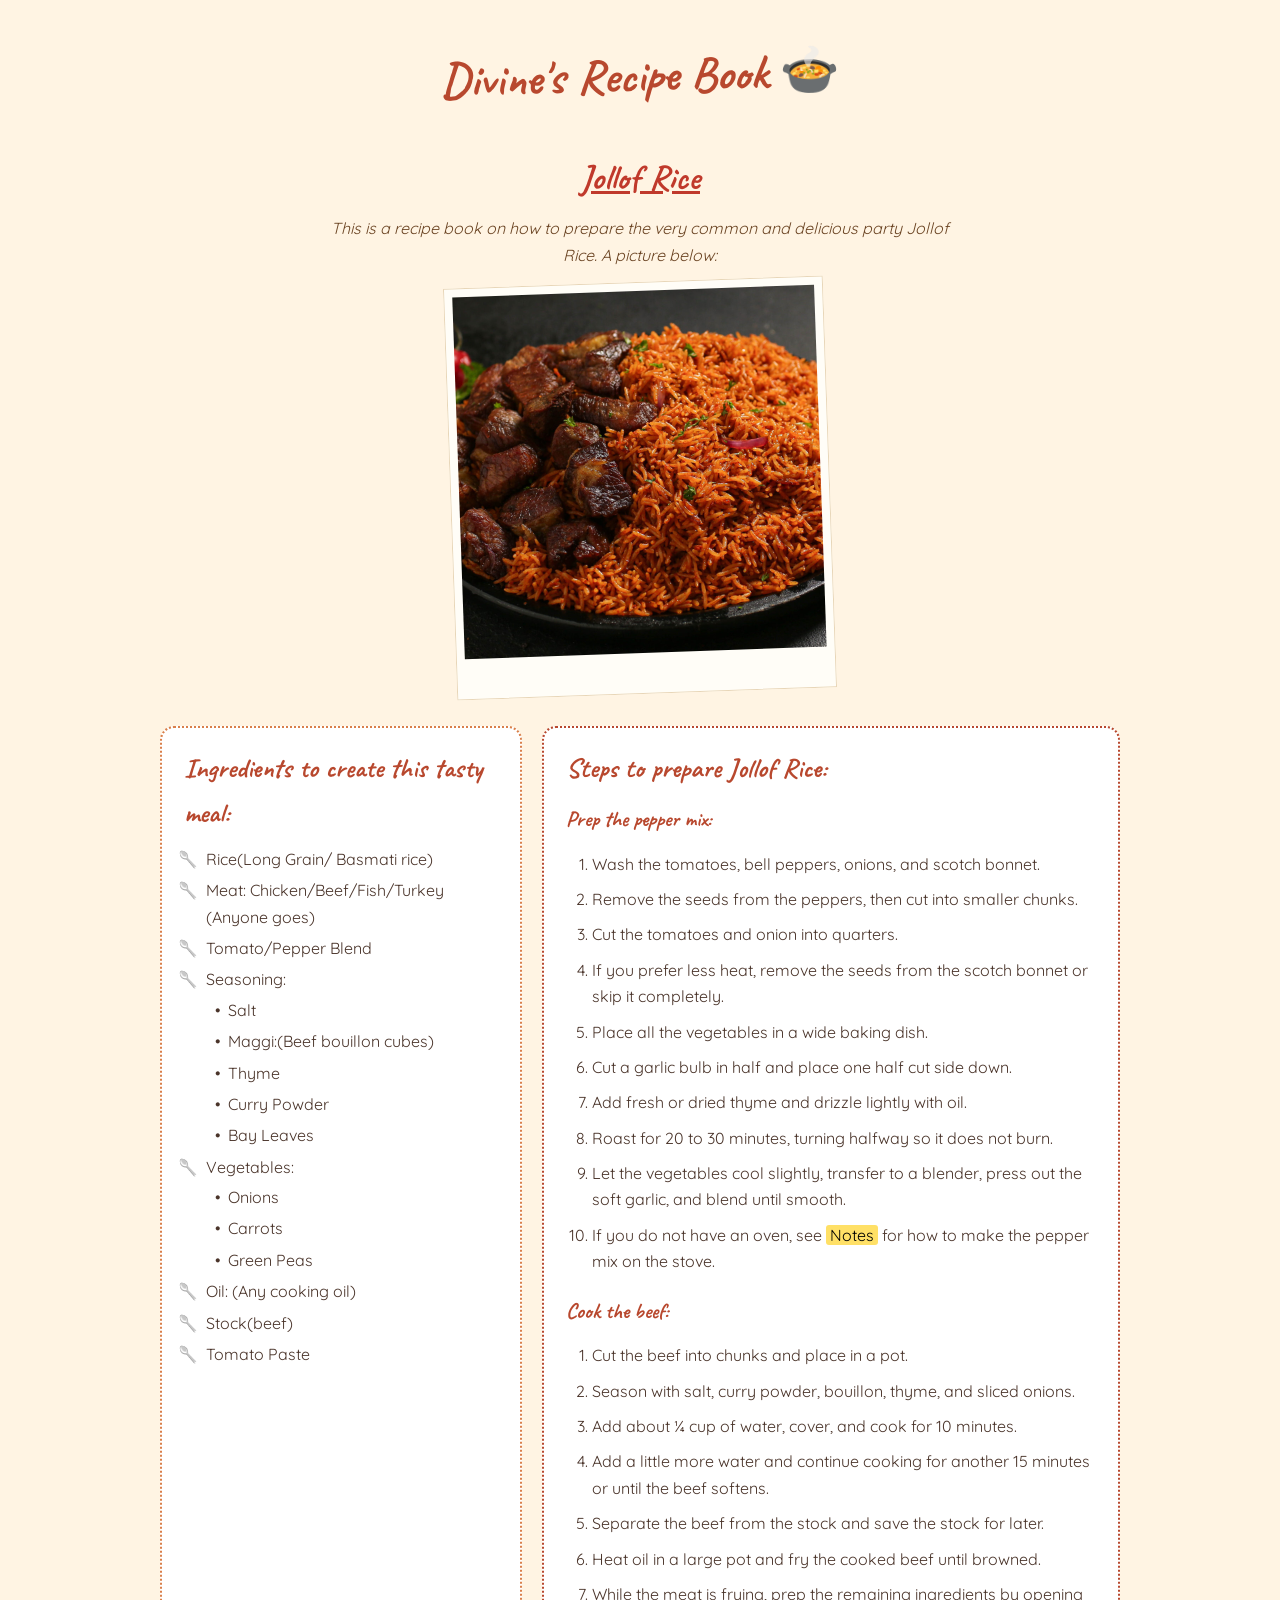
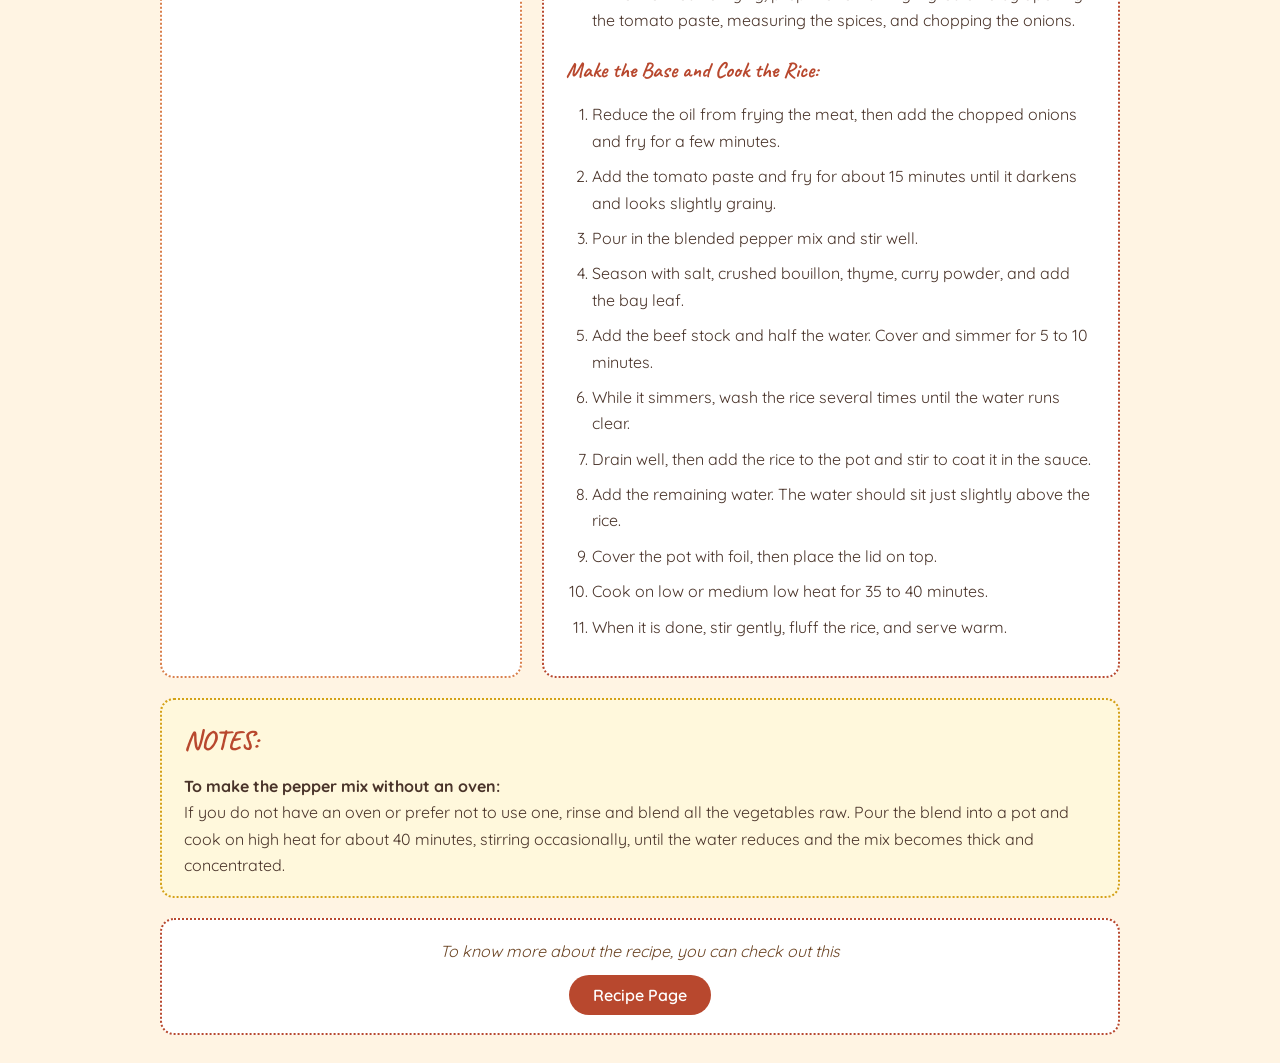
<file: index.html>
<!DOCTYPE html>
<html lang="en">
<head>
    <meta charset="UTF-8">
    <meta name="viewport" content="width=device-width, initial-scale=1.0">
    <title>Recipe Book</title>
    <!-- Casual handwritten + readable body fonts -->
    <link rel="preconnect" href="https://fonts.googleapis.com">
    <link rel="preconnect" href="https://fonts.gstatic.com" crossorigin>
    <link href="https://fonts.googleapis.com/css2?family=Caveat:wght@600;700&family=Quicksand:wght@400;600&display=swap" rel="stylesheet">
    <!-- External stylesheet link (Criterion 1) -->
    <link rel="stylesheet" href="style.css">
</head>
<body>
    <header class="page-header">
        <h1>Divine's Recipe Book</h1>
    </header>

    <main class="recipe-card">
        <section class="recipe-intro">
            <h2><u>Jollof Rice</u></h2>
            <p><em>This is a recipe book on how to prepare the very common and delicious party Jollof Rice. A picture below:</em></p>
            <img class="hero-image" src="Jollof.jpeg" alt="Picture of Jollof rice">
        </section>

        <section class="ingredients">
            <h3>Ingredients to create this tasty meal:</h3>
            <ul>
                <li>Rice(Long Grain/ Basmati rice)</li>
                <li>Meat: Chicken/Beef/Fish/Turkey (Anyone goes)</li>
                <li>Tomato/Pepper Blend</li>
                <li>Seasoning:
                    <ul>
                        <li>Salt</li>
                        <li>Maggi:(Beef bouillon cubes)</li>
                        <li>Thyme</li>
                        <li>Curry Powder</li>
                        <li>Bay Leaves</li>
                    </ul>
                </li>
                <li>Vegetables:
                    <ul>
                        <li>Onions</li>
                        <li>Carrots</li>
                        <li>Green Peas</li>
                    </ul>
                </li>
                <li>Oil: (Any cooking oil)</li>
                <li>Stock(beef)</li>
                <li>Tomato Paste</li>
            </ul>
        </section>

        <section class="steps">
            <h3>Steps to prepare Jollof Rice:</h3>
            <ul class="step-list">
                <li>
                    <strong>Prep the pepper mix:</strong>
                    <ol>
                        <li>Wash the tomatoes, bell peppers, onions, and scotch bonnet.</li>
                        <li>Remove the seeds from the peppers, then cut into smaller chunks.</li>
                        <li>Cut the tomatoes and onion into quarters.</li>
                        <li>If you prefer less heat, remove the seeds from the scotch bonnet or skip it completely.</li>
                        <li>Place all the vegetables in a wide baking dish.</li>
                        <li>Cut a garlic bulb in half and place one half cut side down.</li>
                        <li>Add fresh or dried thyme and drizzle lightly with oil.</li>
                        <li>Roast for 20 to 30 minutes, turning halfway so it does not burn.</li>
                        <li>Let the vegetables cool slightly, transfer to a blender, press out the soft garlic, and blend until smooth.</li>
                        <li>If you do not have an oven, see <mark>Notes</mark> for how to make the pepper mix on the stove.</li>
                    </ol>
                </li>
                <li>
                    <strong>Cook the beef:</strong>
                    <ol>
                        <li>Cut the beef into chunks and place in a pot.</li>
                        <li>Season with salt, curry powder, bouillon, thyme, and sliced onions.</li>
                        <li>Add about ¼ cup of water, cover, and cook for 10 minutes.</li>
                        <li>Add a little more water and continue cooking for another 15 minutes or until the beef softens.</li>
                        <li>Separate the beef from the stock and save the stock for later.</li>
                        <li>Heat oil in a large pot and fry the cooked beef until browned.</li>
                        <li>While the meat is frying, prep the remaining ingredients by opening the tomato paste, measuring the spices, and chopping the onions.</li>
                    </ol>
                </li>
                <li>
                    <strong>Make the Base and Cook the Rice:</strong>
                    <ol>
                        <li>Reduce the oil from frying the meat, then add the chopped onions and fry for a few minutes.</li>
                        <li>Add the tomato paste and fry for about 15 minutes until it darkens and looks slightly grainy.</li>
                        <li>Pour in the blended pepper mix and stir well.</li>
                        <li>Season with salt, crushed bouillon, thyme, curry powder, and add the bay leaf.</li>
                        <li>Add the beef stock and half the water. Cover and simmer for 5 to 10 minutes.</li>
                        <li>While it simmers, wash the rice several times until the water runs clear.</li>
                        <li>Drain well, then add the rice to the pot and stir to coat it in the sauce.</li>
                        <li>Add the remaining water. The water should sit just slightly above the rice.</li>
                        <li>Cover the pot with foil, then place the lid on top.</li>
                        <li>Cook on low or medium low heat for 35 to 40 minutes.</li>
                        <li>When it is done, stir gently, fluff the rice, and serve warm.</li>
                    </ol>
                </li>
            </ul>
        </section>

        <section id="notes">
            <h3>NOTES:</h3>
            <p><strong>To make the pepper mix without an oven:</strong></p>
            <p>If you do not have an oven or prefer not to use one, rinse and blend all the vegetables raw. Pour the blend into a pot and cook on high heat for about 40 minutes, stirring occasionally, until the water reduces and the mix becomes thick and concentrated.</p>
        </section>

        <section class="cta">
            <p>To know more about the recipe, you can check out this</p>
            <a href="https://kikifoodies.com/recipes/simple-nigerian-jollof-rice-recipe-video/">
                <button class="recipe-btn">Recipe Page</button>
            </a>
        </section>
    </main>

    <!-- <footer class="page-footer">
        <p>&copy; Divine's Recipe Book</p>
    </footer> -->
</body>
</html>
</file>
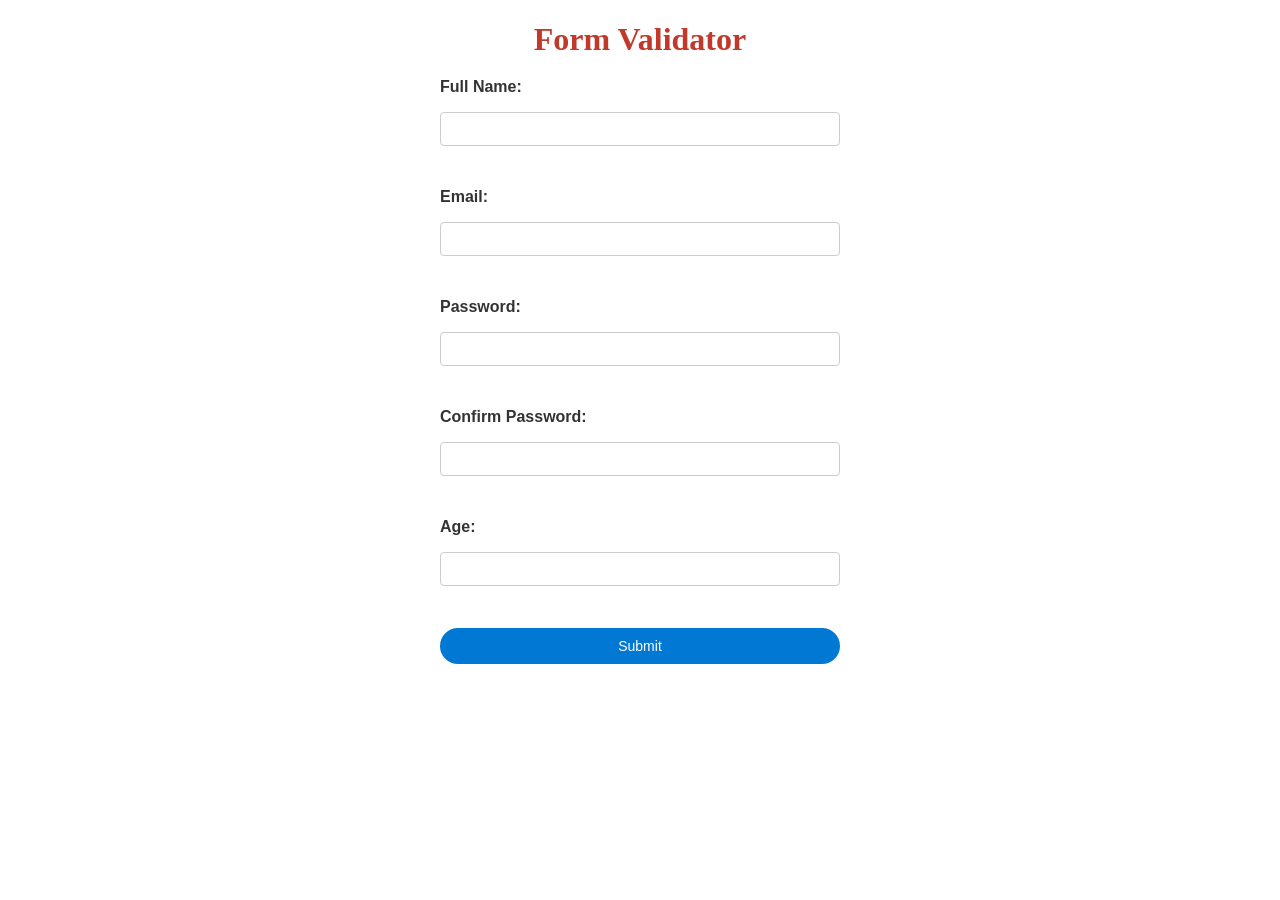
<file: form validator/index.html>
<!DOCTYPE html>
<html lang="en">
<head>
    <meta charset="UTF-8">
    <meta name="viewport" content="width=device-width, initial-scale=1.0">
    <title>Form Validator</title>
    <link rel="stylesheet" href="style.css">
    <script src="script.js"></script>
</head>
<body>
    <h1>Form Validator</h1>
    <form>
        <label for="fullname">Full Name:</label>
        <input type="text" id="fullname" name="fullname" >
        <br>
        <label for="email">Email:</label>
        <input type="email" name="email" id="email">
        <br>
        <label for="password">Password:</label>
        <input type="password" name="password" id="password">
        <br>
        <label for="confirmpassword">Confirm Password:</label>
        <input type="password" name="confirmpassword" id="confirmpassword">
        <br>
        <label for="age">Age:</label>
        <input type="number" name="age" id="age">
        <br>
        <button type="submit">Submit</button>
    </form>
</body>
</html>
</file>
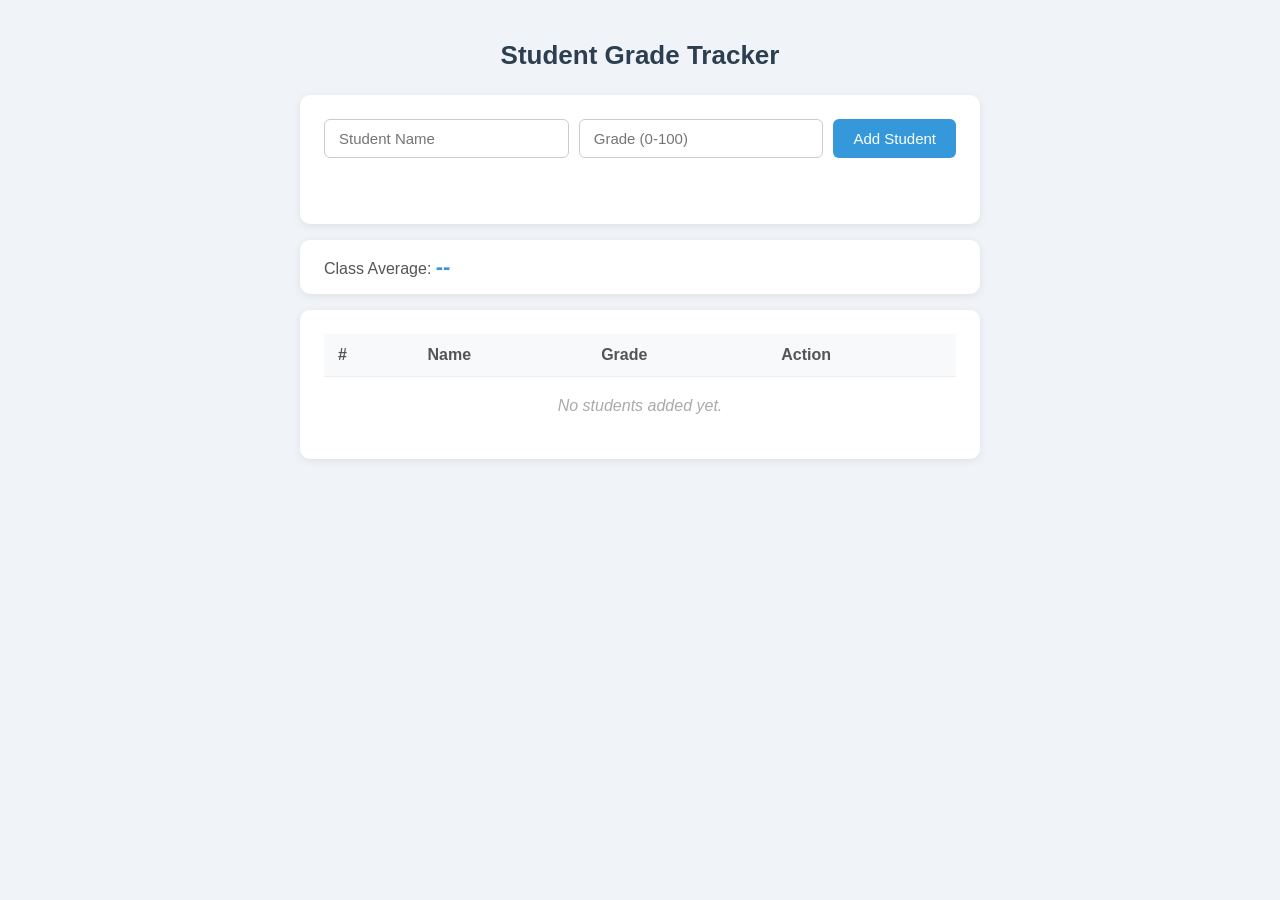
<file: student grade tracker/index.html>
<!DOCTYPE html>
<html lang="en">
<head>
  <meta charset="UTF-8">
  <meta name="viewport" content="width=device-width, initial-scale=1.0">
  <title>Student Grade Tracker</title>
  <link rel="stylesheet" href="style.css">
</head>
<body>

  <div class="container">
    <h1>Student Grade Tracker</h1>

    <!-- Input Form -->
    <section class="form-section">
      <div class="form-group">
        <input type="text" id="studentName" placeholder="Student Name" />
        <input type="number" id="studentGrade" placeholder="Grade (0-100)" min="0" max="100" />
        <button id="addBtn">Add Student</button>
      </div>
      <p id="errorMessage" class="error"></p>
    </section>

    <!-- Average Grade Display -->
    <section class="average-section">
      Class Average: <span id="averageDisplay">--</span>
    </section>

    <!-- Student List -->
    <section class="list-section">
      <table>
        <thead>
          <tr>
            <th>#</th>
            <th>Name</th>
            <th>Grade</th>
            <th>Action</th>
          </tr>
        </thead>
        <tbody id="studentList"></tbody>
      </table>
      <p id="emptyMessage">No students added yet.</p>
    </section>
  </div>


  <script src="script.js"></script>

</body>
</html>
</file>
<file: style.css>
* {
    box-sizing: border-box;
    margin: 0;
    padding: 0;
}

body {
    font-family: 'Quicksand', 'Segoe UI', sans-serif;
    line-height: 1.65;
    color: #4a342a;
    background: #fff4e3;            
    padding: 18px;
}

.page-header {
    text-align: center;
    padding: 18px 10px 6px;
    margin-bottom: 18px;
}

.page-header h1 {
    font-family: 'Caveat', cursive;
    font-size: 3rem;
    color: #b8482e;
    font-weight: 700;
    transform: rotate(-1.5deg);     /* slight tilt — friendly, not polished */
}

.page-header h1::after {
    content: " 🍲";
}

/* ---- Main layout uses Grid ---- */
.recipe-card {
    display: grid;
    grid-template-columns: 1fr 1.6fr;
    gap: 20px;
    max-width: 980px;
    margin: 0 auto;
    padding: 10px;
}

.recipe-intro {
    grid-column: 1 / -1;
    text-align: center;
    padding-bottom: 12px;
}

.recipe-intro h2 {
    font-family: 'Caveat', cursive;
    font-size: 2.2rem;
    color: #c0392b;
    margin-bottom: 6px;
}

.recipe-intro p {
    color: #6b4423;
    font-style: italic;
    margin: 8px auto 14px;
    max-width: 620px;
}

.hero-image {
    display: block;
    margin: 0 auto;
    width: 100%;
    max-width: 380px;
    padding: 8px 8px 40px;
    background: #fffdf7;
    border: 1px solid #e8d6b8;
    transform: rotate(-2deg);
    transition: transform 0.3s ease;
}

.hero-image:hover {
    transform: rotate(0deg) scale(1.02);
}


.ingredients,
.steps,
#notes,
.cta {
    padding: 18px 22px;
    border-radius: 14px;
}

.ingredients {
    background: #fff;
    border: 2px dotted #d97f4a;
}

.steps {
    background: #fff;
    border: 2px dotted #b8482e;
}

#notes,
.cta {
    grid-column: 1 / -1;
}

#notes {
    background: #fff8dc;
    border: 2px dotted #d4a017;
}

/* ---- Headings ---- */
h3 {
    font-family: 'Caveat', cursive;
    color: #b8482e;
    font-size: 1.7rem;
    font-weight: 700;
    margin-bottom: 10px;
}

/* ---- Lists ---- */
ul, ol {
    padding-left: 22px;
}

li {
    margin-bottom: 5px;
}

.ingredients ul {
    list-style: '🥄  ';             
}
.ingredients ul ul {
    list-style: '•  ';
    margin-top: 4px;
}

.step-list {
    list-style: none;
    padding-left: 0;
}

.step-list > li {
    margin-bottom: 16px;
}

.step-list > li > strong {
    display: inline-block;
    font-family: 'Caveat', cursive;
    font-size: 1.35rem;
    color: #b8482e;
    margin-bottom: 4px;
    border-bottom: 2px wavy #d97f4a;
    padding-bottom: 2px;
}

.step-list ol {
    margin-top: 6px;
    padding-left: 26px;
}

.step-list ol li {
    padding: 2px 0;
    transition: color 0.2s ease;
}

.step-list ol li:hover {
    color: #b8482e;
}

mark {
    background: #ffe066;
    padding: 0 4px;
    border-radius: 3px;
}

/* ---- CTA ---- */
.cta {
    text-align: center;
    background: #fff;
    border: 2px dotted #b8482e;
}

.cta p {
    margin-bottom: 10px;
    font-style: italic;
    color: #6b4423;
}

.recipe-btn {
    background: #b8482e;
    color: #fff;
    border: none;
    padding: 10px 24px;
    font-family: 'Quicksand', sans-serif;
    font-size: 1rem;
    font-weight: 600;
    border-radius: 999px;
    cursor: pointer;
    transition: background 0.25s ease, transform 0.2s ease;
}

.recipe-btn:hover {
    background: #d97f4a;
    transform: rotate(-1deg);
}


.page-footer {
    text-align: center;
    margin-top: 22px;
    padding: 12px;
    color: #8a6a55;
    font-size: 0.9rem;
    font-family: 'Caveat', cursive;
    font-size: 1.1rem;
}


@media (max-width: 720px) {
    .recipe-card {
        grid-template-columns: 1fr;
    }

    .page-header h1 {
        font-size: 2.2rem;
    }
}
</file>
<file: form validator/style.css>
form {
  max-width: 400px;
  margin: 20px auto;
  display: flex;
  flex-direction: column;
  gap: 12px;
  font-family: Arial, sans-serif;
}

h1{
    text-align: center;
    margin-bottom: 20px;
    font-family : 'Caveat', cursive;
    color: #c0392b;
}
label {
  font-weight: 600;
  margin-bottom: 4px;
  color: #333;
}

input,
textarea {
  padding: 8px 12px;
  border: 1px solid #ccc;
  border-radius: 4px;
  font-size: 14px;
  width: 100%;
  box-sizing: border-box;
  transition: border-color 0.2s, box-shadow 0.2s;
}

input:focus,
textarea:focus {
  border-color: #0078d4;
  box-shadow: 0 0 3px rgba(0, 120, 212, 0.5);
  outline: none;
}

textarea {
  resize: vertical;
  min-height: 100px;
}

button[type="submit"] {
  background-color: #0078d4;
  color: #fff;
  border: none;
  padding: 10px 16px;
  font-size: 14px;
  border-radius: 50px;
  cursor: pointer;
  transition: background-color 0.2s;
}

button[type="submit"]:hover {
  background-color: #005ea2;
}
</file>
<file: student grade tracker/style.css>
body {
  margin: 0;
  padding: 0;
  font-family: 'Segoe UI', Tahoma, Geneva, Verdana, sans-serif;
  background-color: #f0f4f8;
  color: #333;
}

.container {
  max-width: 680px;
  margin: 40px auto;
  padding: 0 16px;
}

h1 {
  text-align: center;
  font-size: 26px;
  margin-bottom: 24px;
  color: #2c3e50;
}

/*Form section */
.form-section {
  background: #fff;
  padding: 24px;
  border-radius: 10px;
  box-shadow: 0 2px 8px rgba(0, 0, 0, 0.08);
  margin-bottom: 16px;
}

.form-group {
  display: flex;
  gap: 10px;
  flex-wrap: wrap;
}

input {
  flex: 1;
  min-width: 120px;
  padding: 10px 14px;
  font-size: 15px;
  border: 1px solid #ccc;
  border-radius: 6px;
}

input:focus {
  outline: none;
  border-color: #3498db;
}

#addBtn {
  padding: 10px 20px;
  font-size: 15px;
  background-color: #3498db;
  color: #fff;
  border: none;
  border-radius: 6px;
  cursor: pointer;
  white-space: nowrap;
}

#addBtn:hover {
  background-color: #2980b9;
}

.error {
  color: #e74c3c;
  font-size: 14px;
  margin-top: 10px;
  min-height: 18px;
}

/*Average section */
.average-section {
  background: #fff;
  padding: 14px 24px;
  border-radius: 10px;
  box-shadow: 0 2px 8px rgba(0, 0, 0, 0.08);
  margin-bottom: 16px;
  font-size: 16px;
  color: #555;
}

.average-section span {
  font-size: 22px;
  font-weight: 700;
  color: #3498db;
}

/* Student list section */
.list-section {
  background: #fff;
  padding: 24px;
  border-radius: 10px;
  box-shadow: 0 2px 8px rgba(0, 0, 0, 0.08);
}

table {
  width: 100%;
  border-collapse: collapse;
}

th, td {
  padding: 12px 14px;
  text-align: left;
  border-bottom: 1px solid #eee;
}

th {
  background-color: #f8f9fa;
  font-weight: 600;
  color: #555;
}

tr:last-child td {
  border-bottom: none;
}

/* Bonus: above-average row highlight */
.above-average {
  background-color: #eafaf1;
}

.above-average td {
  color: #27ae60;
  font-weight: 500;
}

.delete-btn {
  padding: 5px 12px;
  font-size: 13px;
  background-color: #e74c3c;
  color: #fff;
  border: none;
  border-radius: 5px;
  cursor: pointer;
}

.delete-btn:hover {
  background-color: #c0392b;
}

#emptyMessage {
  text-align: center;
  color: #aaa;
  font-style: italic;
  padding: 20px 0;
  margin: 0;
}
</file>
